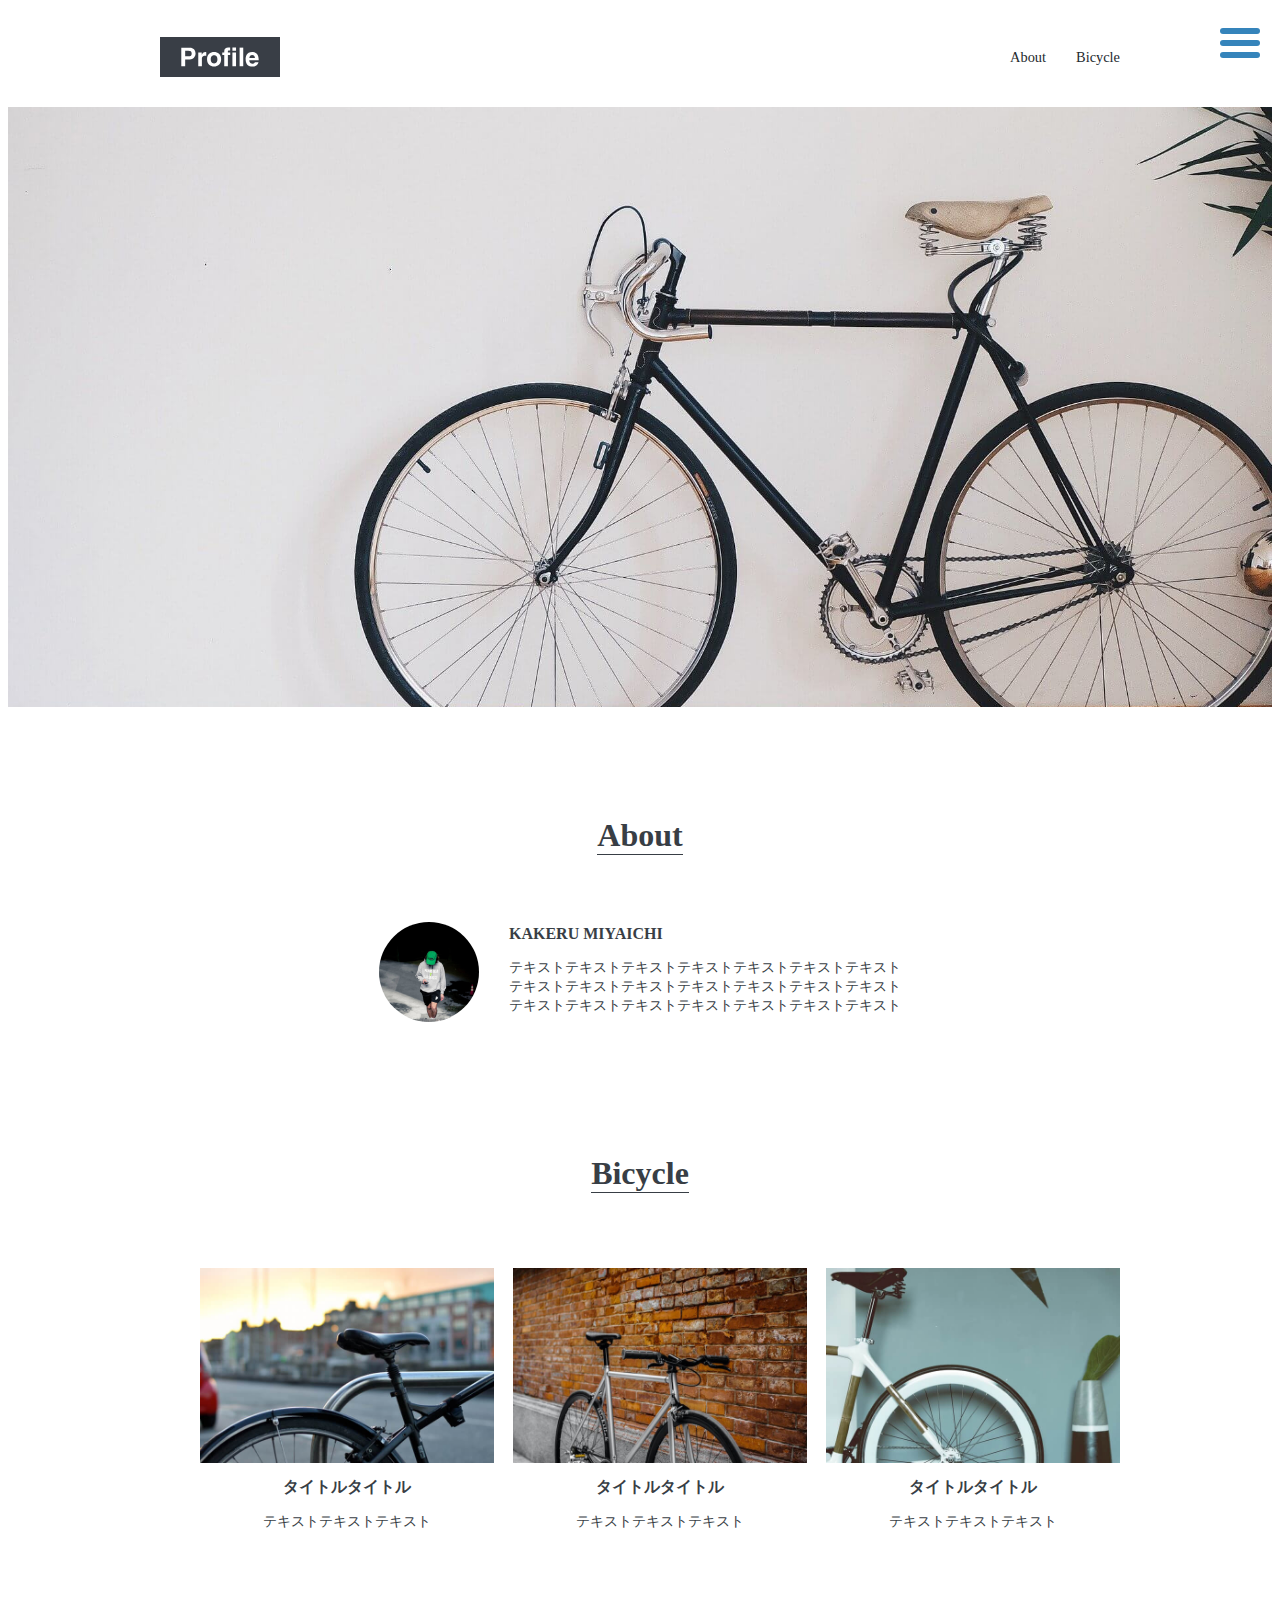
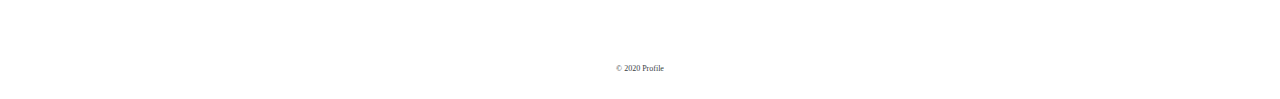
<file: 2nd_session/html/index.html>
<!DOCTYPE html>
<html lang="en">
<head>
    <meta charset="UTF-8">
    <meta name="viewport" content="width=device-width, initial-scale=1.0">
    <title>Document</title>
    <link rel="stylesheet" href="../styles/style.css">
    
</head>
<body>
    <header id="header" class="wrapper">
      <h1 class="site-title"><a href="index.html"><img src="../images/logo.svg" alt="Profile"></a></h1>
      <nav>
        <ul>
          <li><a href="#about">About</a></li>
          <li><a href="#bicycle">Bicycle</a></li>
        </ul>
      </nav>
    </header>

    <main>
      <input type="checkbox" id="drawer-checkbox" class="menu-checkbox">
      <label for="drawer-checkbox" class="drawer-icon"><span></span></label>
      <div class="drawer-menu">
        <ul class="drawer-menu-list">
          <li class="drawer-menu-item"><a class="drawer-menu-item-link" href="#">メニュー1</a></li>
          <li class="drawer-menu-item"><a class="drawer-menu-item-link" href="#">メニュー2</a></li>
          <li class="drawer-menu-item"><a class="drawer-menu-item-link" href="#">メニュー3</a></li>
        </ul>
      </div>
      <label for="drawer-checkbox" class="menu-background"></label>
      <div id="mainvisual">
        <img src="../images/cycle.jpg" alt="テキストテキストテキスト">
      </div>

      <section id="about" class="wrapper">
        <h2 class="section-title">About</h2>
        <div class="content">
          <img src="../images/about.jpg" alt="テキストテキストテキスト">
          <div class="text">
            <h3 class="content-title">KAKERU MIYAICHI</h3>
            <p>
              テキストテキストテキストテキストテキストテキストテキスト<br>
              テキストテキストテキストテキストテキストテキストテキスト<br>
              テキストテキストテキストテキストテキストテキストテキスト
            </p>
          </div>
        </div>
      </section>

      <section id="bicycle" class="wrapper">
        <h2 class="section-title">Bicycle</h2>
        <ul>
          <li>
            <img src="../images/bicycle1.jpg" alt="テキストテキストテキスト">
            <h3 class="content-title">タイトルタイトル</h3>
            <p>テキストテキストテキスト</p>
          </li>
          <li>
            <img src="../images/bicycle2.jpg" alt="テキストテキストテキスト">
            <h3 class="content-title">タイトルタイトル</h3>
            <p>テキストテキストテキスト</p>
          </li>
          <li>
            <img src="../images/bicycle3.jpg" alt="テキストテキストテキスト">
            <h3 class="content-title">タイトルタイトル</h3>
            <p>テキストテキストテキスト</p>
          </li>
        </ul>
      </section>
    </main>

    <footer id="footer">
      <p>&copy; 2020 Profile</p>
    </footer>

  </body>

<script src="../js/main.js"></script>
</html>
</file>
<file: 2nd_session/styles/style.css>
@charset "UTF-8";

html {
  font-size: 100%;
}
body {
  color: #383e45;
  font-size: 0.9rem;
}
a {
  text-decoration: none;
}
img {
  max-width: 100%;
}
li {
  list-style: none;
}
.site-title {
  width: 120px;
  line-height: 1px;
  padding: 10px 0;
}
.site-title a {
  display: block;
}
.section-title {
  display: inline-block;
  font-size: 2rem;
  text-align: center;
  margin-bottom: 60px;
  border-bottom: solid 1px #383e45;
}
.content-title {
  font-size: 1rem;
  margin: 10px 0;
}
.wrapper {
  max-width: 960px;
  margin: 0 auto 100px auto;
  padding: 0 4%;
  text-align: center;
}

/*-------------------------------------------
ヘッダー
-------------------------------------------*/
#header {
  display: flex;
  justify-content: space-between;
  align-items: center;
  margin: 0 auto;
}
#header ul {
  display: flex;
  padding: 10px 0;
}
#header li {
  margin-left: 30px;
}
#header li a {
  color: #24292e;
}
#header li a:hover {
  opacity: 0.7;
}

/*-------------------------------------------
Mainvisual
-------------------------------------------*/
#mainvisual {
  margin-bottom: 80px;
}
#mainvisual img {
  width: 100%;
  /* max-width: 1920px; */
  height: 600px;
  object-fit: cover;
}

/*-------------------------------------------
About
-------------------------------------------*/
#about .content {
  display: flex;
  justify-content: center;
  align-items: center;
}
#about img {
  width: 100px;
  height: 100px;
  border-radius: 50%;
  margin-right: 30px;
}
#about .text {
  text-align: left;
}

/*-------------------------------------------
Bicycle
-------------------------------------------*/
#bicycle ul {
  display: flex;
  justify-content: space-between;
}
#bicycle li {
  width: 32%;
}

/*-------------------------------------------
footer
-------------------------------------------*/
#footer {
  font-size: 0.5rem;
  padding: 10px 0;
  text-align: center;
}

/*-------------------------------------------
SP
-------------------------------------------*/
@media screen and (max-width: 600px) {

  /*-------------------------------------------
  Mainvisual
  -------------------------------------------*/
  #mainvisual img {
    height: calc(100vh - 60px);
  }

  /*-------------------------------------------
  About
  -------------------------------------------*/
  #about .content {
    flex-direction: column;
  }
  #about img {
    margin-right: 0;
  }

  /*-------------------------------------------
  Bicycle
  -------------------------------------------*/
  #bicycle ul {
    flex-direction: column;
  }
  #bicycle li {
    width: 100%;
    margin-bottom: 30px;
  }
}

.menu-checkbox {
  display: none;
  }
  
  .drawer-menu {
    position: fixed;
    top: 0;
    right: 0;
    height: 100%;
    width: 200px;
    transform: translateX(100%);
    transition: all 0.5s ease-in-out 0s;
    background-color: #3584BB;
    z-index: 20;
  }
  
  .drawer-menu-list {
    margin-top: 100px;
  }
  
  .drawer-menu-item-link {
    display: block;
    text-align: center;
    font-size: 20px;
    color: #fff;;
    margin-top: 20px;
  }
  
  .menu-checkbox:checked ~ .drawer-menu {
    transform: translateX(0);
  }
  
  .drawer-icon {
    cursor: pointer;
    position: fixed;
    top: 40px;
    right: 60px;
    justify-content: center;
    align-items: center;
    z-index: 30;
    background-color: #fff;
  }
  
  .drawer-icon span,
  .drawer-icon span:before,
  .drawer-icon span:after {
    content: '';
      display: block;
      height: 6px;
      width: 40px;
      border-radius: 3px;
      background-color: #3584bb;
      position: absolute;
      transition: all 0.5s ease-in-out 0s;
  }
  
  .drawer-icon span::before {
    bottom: 12px;
  }
  
  .drawer-icon span::after {
    top: 12px;
  }
  
  .menu-checkbox:checked ~ .drawer-icon {
    background-color: #3584bb;
  }
  
  .menu-checkbox:checked ~ .drawer-icon span {
    background-color: rgba(255, 255, 255, 0);
  }
  
  .menu-checkbox:checked ~ .drawer-icon span::before {
    bottom: 0;
    transform: rotate(-45deg);
    background-color: #fff;
  }
  
  .menu-checkbox:checked ~ .drawer-icon span::after {
    top: 0;
    transform: rotate(45deg);
    background-color: #fff;
  }
  
  .menu-background {
    display: none;
    position: fixed;
    z-index: 10;
    top: 0;
    left: 0;
    width: 100%;
    height: 100%;
    background: #000;
    opacity: 0;
    transition: all 0.5s ease-in-out 0s;
  }
  
  .menu-checkbox:checked ~ .menu-background {
    display: block;
    opacity: 0.3;
  }
</file>
